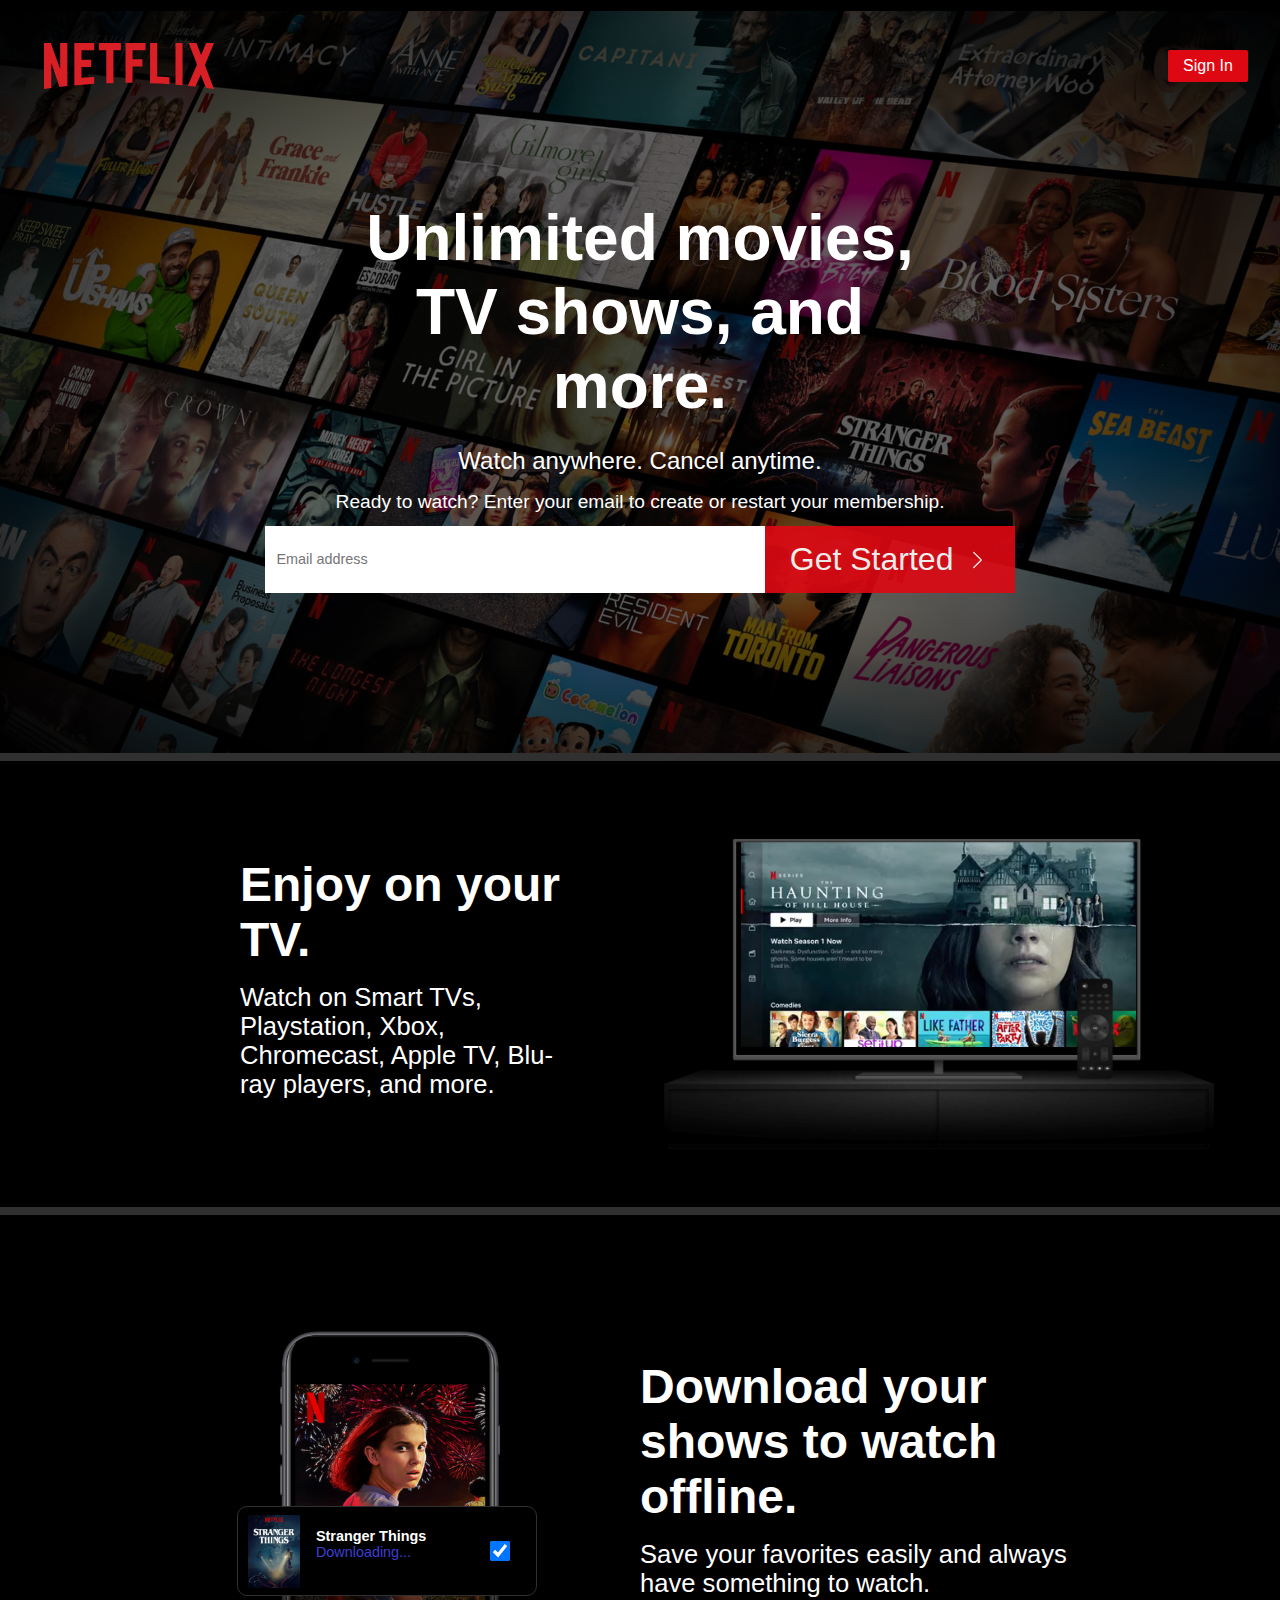
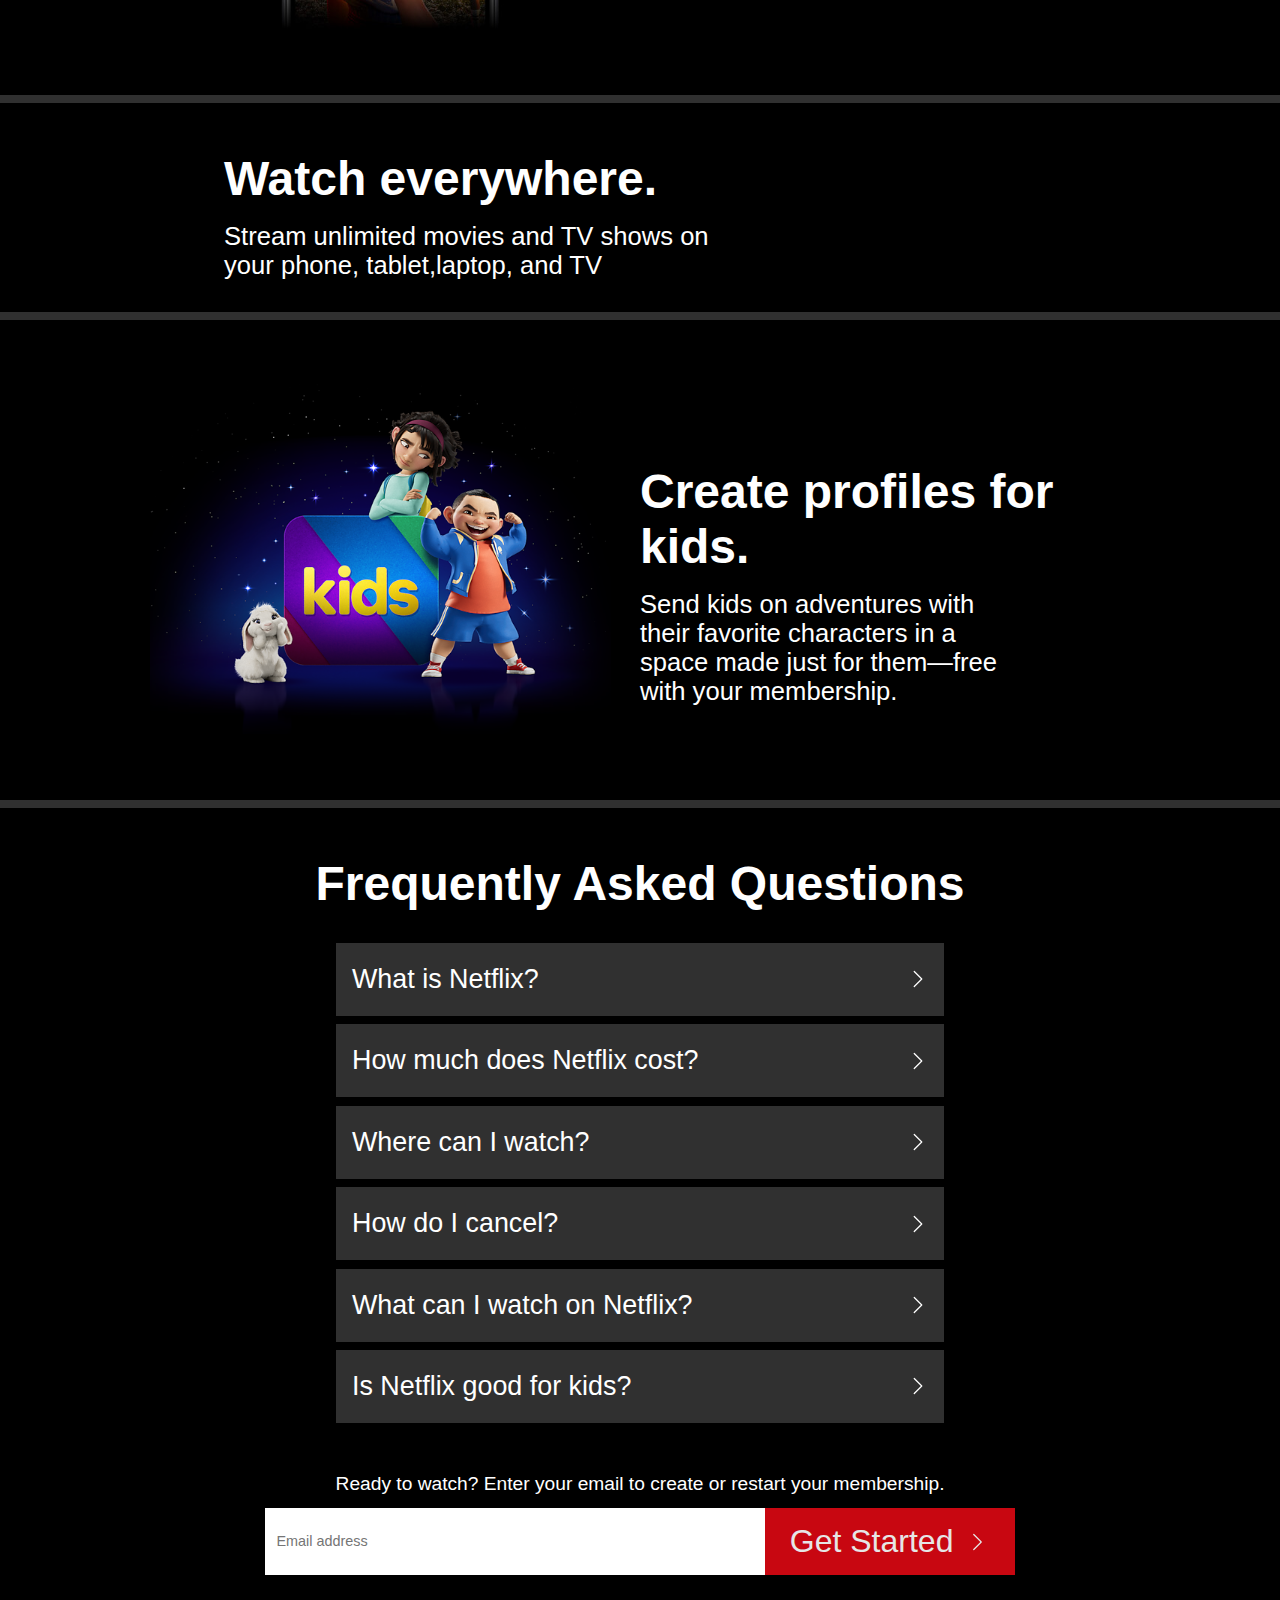
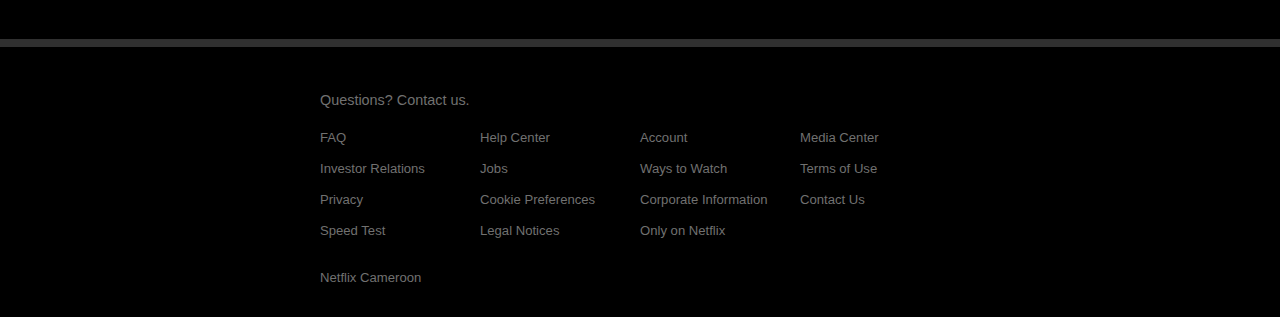
<file: index.html>
<!DOCTYPE html>
<html lang="en">
  <head>
    <meta charset="UTF-8" />
    <meta http-equiv="X-UA-Compatible" content="IE=edge" />
    <meta name="viewport" content="width=device-width, initial-scale=1.0" />
    <title>Document</title>
    <link rel="stylesheet" href="css/style.css" />
  </head>
  <body>
    <svg width="0" height="0" class="hidden">
      <symbol
        xmlns="http://www.w3.org/2000/svg"
        fill="currentColor"
        viewBox="0 0 16 16"
        id="chevron-down"
      >
        <path
          fill-rule="evenodd"
          d="M1.646 4.646a.5.5 0 0 1 .708 0L8 10.293l5.646-5.647a.5.5 0 0 1 .708.708l-6 6a.5.5 0 0 1-.708 0l-6-6a.5.5 0 0 1 0-.708z"
        ></path>
      </symbol>
      <symbol
        xmlns="http://www.w3.org/2000/svg"
        fill="currentColor"
        viewBox="0 0 16 16"
        id="chevron-right"
      >
        <path
          fill-rule="evenodd"
          d="M4.646 1.646a.5.5 0 0 1 .708 0l6 6a.5.5 0 0 1 0 .708l-6 6a.5.5 0 0 1-.708-.708L10.293 8 4.646 2.354a.5.5 0 0 1 0-.708z"
        ></path>
      </symbol>
      <symbol
        xmlns="http://www.w3.org/2000/svg"
        viewBox="0 0 1024 276.742"
        id="netflix"
      >
        <path
          d="M140.803 258.904c-15.404 2.705-31.079 3.516-47.294 5.676l-49.458-144.856v151.073c-15.404 1.621-29.457 3.783-44.051 5.945v-276.742h41.08l56.212 157.021v-157.021h43.511v258.904zm85.131-157.558c16.757 0 42.431-.811 57.835-.811v43.24c-19.189 0-41.619 0-57.835.811v64.322c25.405-1.621 50.809-3.785 76.482-4.596v41.617l-119.724 9.461v-255.39h119.724v43.241h-76.482v58.105zm237.284-58.104h-44.862v198.908c-14.594 0-29.188 0-43.239.539v-199.447h-44.862v-43.242h132.965l-.002 43.242zm70.266 55.132h59.187v43.24h-59.187v98.104h-42.433v-239.718h120.808v43.241h-78.375v55.133zm148.641 103.507c24.594.539 49.456 2.434 73.51 3.783v42.701c-38.646-2.434-77.293-4.863-116.75-5.676v-242.689h43.24v201.881zm109.994 49.457c13.783.812 28.377 1.623 42.43 3.242v-254.58h-42.43v251.338zm231.881-251.338l-54.863 131.615 54.863 145.127c-16.217-2.162-32.432-5.135-48.648-7.838l-31.078-79.994-31.617 73.51c-15.678-2.705-30.812-3.516-46.484-5.678l55.672-126.75-50.269-129.992h46.482l28.377 72.699 30.27-72.699h47.295z"
          fill="#d81f26"
        ></path>
      </symbol>
    </svg>

    <div class="content1">
      <div class="container">
        <div class="header">
          <img src="images/netflix.svg" class="icon header__logo" alt="" />
          <button class="button button__header"><a href="#">Sign In</a></button>
        </div>
        <div class="header__body">
          <h1 class="h1">Unlimited movies, TV shows, and more.</h1>
          <p class="paragraph first__para">Watch anywhere. Cancel anytime.</p>
          <p class="paragraph second__para">
            Ready to watch? Enter your email to create or restart your
            membership.
          </p>
        </div>
        <span class="form">
          <input type="text" class="input" placeholder="Email address" />
          <button class="button button--primary">
            <a href="#">Get Started</a
            ><svg class="icon icon--button">
              <use xlink:href="#chevron-right"></use>
            </svg>
          </button>
        </span>
      </div>
    </div>
    <div class="content2">
      <span class="container2">
        <h2 class="h2">Enjoy on your TV.</h2>
        <p class="paragraph third__para">
          Watch on Smart TVs, Playstation, Xbox, Chromecast, Apple TV, Blu-ray
          players, and more.
        </p>
      </span>
      <div class="tv">
        <img src="images/tv.png" class="image" alt="" />
        <video
          class="video"
          src="images/Netflix Cameroon - Watch TV Shows Online, Watch Movies Online.m4v"
          autoplay
          infinite
          loop
        ></video>
      </div>
    </div>
    <div class="content3">
      <div class="grid">
        <div class="element">
          <h2 class=" h2">Download your shows to watch offline.</h2>
          <p class="paragraph third__para">
            Save your favorites easily and always have something to watch.
          </p>
        </div>
        <div class="mobile element2">
          <img src="images/mobile-0819.jpg" class="things" alt="" />
          <div class="top">
            <img src="images/boxshot.png" class="image2" alt="" />
            <div class="box--content">
              <span class="P1">Stranger Things</span>
              <span class="P2">Downloading...</span>
            </div>
            <input type="checkbox" checked class="checkbox" />
          </div>
        </div>
      </div>
    </div>

    <div class="content4">
      <div class="para">
        <h2 class="h2">Watch everywhere.</h2>
        <p class="paragraph third__para" >
          Stream unlimited movies and TV shows on your phone, tablet,laptop, and
          TV
        </p>
      </div>
    </div>

    <div class="content3 ">
      <div class="grid">
        <div class="element">
          <h2 class="h2 ">Create profiles for kids.</h2>
          <p class="paragraph third__para heading__kid">
            Send kids on adventures with their favorite characters in a space made just for them—free with your membership.
        </div>
        <div class="mobile element2">
          <img src="images/kid.png" class="things" alt="" />  
        </div>
      </div>
    </div>

    <div class="question--block">
      <h2 class="questions">Frequently Asked Questions</h2>
      <div class="collapsible ">
        <div class="collapsible__header">
          <p class="questions__para">What is Netflix?</p>
            <svg class="icon icon--button collapsible__chevron">
              <use xlink:href="#chevron-down"></use>
            </svg>
        </div>
        <div class="collapsible__content">
          <p>Netflix is a streaming service that offers a wide variety of award-winning TV shows, movies, anime, documentaries, and more on thousands of internet-connected devices.</p>
          <p>You can watch as much as you want, whenever you want without a single commercial – all for one low monthly price. There's always something new to discover and new TV shows and movies are added every week!</p>
        </div>
      </div>


      <div class="collapsible ">
        <div class="collapsible__header">
          <p class="questions__para">How much does Netflix cost?</p>
            <svg class="icon icon--button collapsible__chevron">
              <use xlink:href="#chevron-down"></use>
            </svg>
        </div>
        <div class="collapsible__content">
          <p>Watch Netflix on your smartphone, tablet, Smart TV, laptop, or streaming device, all for one fixed monthly fee. Plans range from US$3.99 to US$11.99 a month. No extra costs, no contracts.</p>
        </div>
      </div>


      <div class="collapsible ">
        <div class="collapsible__header">
          <p class="questions__para">Where can I watch?</p>
            <svg class="icon icon--button collapsible__chevron">
              <use xlink:href="#chevron-down"></use>
            </svg>
        </div>
        <div class="collapsible__content">
          <p>Watch anywhere, anytime. Sign in with your Netflix account to watch instantly on the web at netflix.com from your personal computer or on any internet-connected device that offers the Netflix app, including smart TVs, smartphones, tablets, streaming media players and game consoles.
          </p>
          <p>You can also download your favorite shows with the iOS, Android, or Windows 10 app. Use downloads to watch while you're on the go and without an internet connection. Take Netflix with you anywhere.</p>
        </div>
      </div>
   


      <div class="collapsible ">
        <div class="collapsible__header">
          <p class="questions__para">How do I cancel?</p>
            <svg class="icon icon--button collapsible__chevron">
              <use xlink:href="#chevron-down"></use>
            </svg>
        </div>
        <div class="collapsible__content">
          <p>Netflix is flexible. There are no pesky contracts and no commitments. You can easily cancel your account online in two clicks. There are no cancellation fees – start or stop your account anytime.
          </p>
        </div>
      </div>


      <div class="collapsible ">
        <div class="collapsible__header">
          <p class="questions__para">What can I watch on Netflix?</p>
            <svg class="icon icon--button collapsible__chevron">
              <use xlink:href="#chevron-down"></use>
            </svg>
        </div>
        <div class="collapsible__content">
          <p>Netflix has an extensive library of feature films, documentaries, TV shows, anime, award-winning Netflix originals, and more. Watch as much as you want, anytime you want.
          </p>
        </div>
      </div>


      <div class="collapsible ">
        <div class="collapsible__header">
          <p class="questions__para">Is Netflix good for kids?</p>
            <svg class="icon icon--button collapsible__chevron">
              <use xlink:href="#chevron-down"></use>
            </svg>
        </div>
        <div class="collapsible__content">
          <p>The Netflix Kids experience is included in your membership to give parents control while kids enjoy family-friendly TV shows and movies in their own space.
          </p>
          <p>Kids profiles come with PIN-protected parental controls that let you restrict the maturity rating of content kids can watch and block specific titles you don’t want kids to see.</p>
        </div>
      </div>


      <div class="email--button">
        <p class="paragraph second__para">
          Ready to watch? Enter your email to create or restart your
          membership.
        </p>
      <span class="form email ">
        <input type="text" class="input" placeholder="Email address" />
        <button class="button button--primary">
          <a href="#">Get Started</a
          ><svg class="icon icon--button">
            <use xlink:href="#chevron-right"></use>
          </svg>
        </button>
      </span>
      </div>
    </div>
    
     <div class="footer">
        <a class="a footer__head" href="#">Questions? Contact us.</a>
        <div class="links">
          <a class="a" href="#">FAQ</a>
          <a class="a" href="#"> Help Center</a>
          <a class="a" href="#">Account</a>
          <a class="a" href="#">Media Center</a>
          <a class="a" href="#">Investor Relations</a>
          <a class="a" href="#">Jobs</a>
          <a class="a" href="#">Ways to Watch</a>
          <a class="a" href="">Terms of Use</a>
          <a class="a" href="#">Privacy</a>
          <a class="a" href="#">Cookie Preferences</a>
          <a class="a" href="#">Corporate Information</a>
          <a class="a" href="#">Contact Us</a>
          <a class="a" href="#">Speed Test</a>
          <a class="a" href="#">Legal Notices</a>
          <a class="a" href="#">Only on Netflix</a>
        </div>
        <span >Netflix Cameroon</span>
     </div>
    </body>
    <script src="images/js/main.js"></script>
  </body>
</html>
</file>
<file: css/style.css>
:root {
  --color-button: #de0813;
  --color-heading: #ffff;
  --color-placeholder: #4b5e7c;
  --border-radius: 2px;
  --color-body: #fff;
  --color-background: #000;
  --questions-background: rgb(48, 48, 48);
  --border-bottom: 8px solid var(--questions-background);
}
* {
  margin: 0;
  padding: 0;
  box-sizing: border-box;
}
body {
  font-family: Arial, Helvetica, sans-serif;
  font-size: 62.5%;
  background: black;
  color: var(--color-body);
}
a {
  text-decoration: none;
  color: inherit;
}
::placeholder {
  font-size: 0.9rem;
}
/* first block start*/
.content1 {
  max-width: 100%;
  max-height: 100%;
  background: url(../images/large.jpg);
  background-size: cover;
  background-repeat: no-repeat;
  background-clip: border-box;
}
.container {
  background: radial-gradient(rgb(0, 0, 0, 0.5) 50%, rgb(0, 0, 0) 100%);
  border-bottom: var(--border-bottom);
}
.form {
  display: flex;
  flex-direction: column;
  gap: 1px;
  align-items: center;
}
.input {
  width: 430px;
  padding: 0.6rem 0.5rem;
  margin-bottom: 0.8rem;
  outline: 0;
  height: 48px;
}

.button {
  background: var(--color-button);
  color: var(--color-heading);
  font-size: 1rem;
  border: none;
  border-radius: var(--border-radius);
}
.button--primary {
  height: 40px;
  padding: 0.4rem 0.2rem;
  margin-bottom: 4.5rem;
  width: 120px;
  opacity: 0.9;
}
.button--primary:hover {
  background: var(--color-button);
  opacity: 1;
}
.button__header {
  padding: 0 0.5rem;
  height: 1.6rem;
  width: 3.8rem;
  font-size: 0.86rem;
}
.icon--button {
  width: 10px;
  height: 10px;
  color: #fff;
  margin-left: 0.2rem;
}
.header {
  font-family: Arial, Helvetica, sans-serif;
  display: flex;
  justify-content: space-between;
  align-items: center;
  padding: 0 2rem;
  margin-left: 1.2em;
}

.header__logo {
  width: 90px;
  height: 100px;
}
.h1,
.paragraph,
h2 {
  color: var(--color-body);
  text-align: center;
}
.h1 {
  margin-top: 3.7rem;
  font-size: 1.8rem;
}
.paragraph {
  font-size: 1.12rem;
}
.first__para {
  margin-top: 1.5rem;
}
.second__para {
  margin: 0 4rem;
  margin-top: 1rem;
  margin-bottom: 0.8rem;
}
@media screen and (min-width: 768px) {
  .h1 {
    font-size: 4rem;
    margin-left: 20rem;
    margin-right: 20rem;
    margin-top: 5rem;
  }
  .header__logo {
    width: 170px;
    height: 110px;
  }
  .button__header {
    width: 5rem;
    height: 2rem;
    font-size: 1rem;
  }
  .form {
    flex-direction: row;
    justify-content: center;
    border-radius: 2px;
    overflow: hidden;
    margin-bottom: 10rem;
  }
  .button--primary,
  .input {
    height: 4.2rem;
    margin-bottom: 0;
    border-radius: 0;
    border: none;
  }
  .input {
    width: 500px;
    padding-left: 0.7rem;
  }
  .button--primary {
    width: 250px;
    margin-left: -0.1rem;
    font-size: 2rem;
  }
  .icon--button {
    width: 25px;
    height: 20px;
    margin-left: 0.7rem;
  }
  .first__para {
    font-size: 1.5rem;
  }
  .second__para {
    font-size: 1.2rem;
  }
}
/* First block end */

/*Second block start*/
.content2 {
  background: var(--color-background);
  padding-bottom: 6rem;
  border-bottom: var(--border-bottom);
}
.h2 {
  padding-top: 3rem;
  font-size: 1.7rem;
  margin-bottom: 1rem;
}
.third__para {
  margin: 0 1.3rem;
}
.tv {
  display: flex;
  justify-content: center;
}
.image {
  width: 460px;
  height: 340px;
  position: absolute;
}
.video {
  align-self: center;
  width: 340px;
  height: 320px;
}
@media screen and (min-width: 768px) {
  .content2 {
    display: flex;
    padding: 0 9rem;
    padding-bottom: 6rem;
  }
  .container2 {
    display: flex;
    flex-direction: column;
    margin-right: 9rem;
    margin-top: 3rem;
    padding-left: 6rem;
    padding-right: 0;
    width: 600px;
  }
  .h2,
  .third__para {
    text-align: left;
  }
  .third__para {
    margin: 0;
    margin-right: 1rem;
    font-size: 1.6rem;
  }
  .h2 {
    font-size: 3rem;
  }
  .image {
    width: 550px;
    height: 390px;
  }
  .video {
    width: 395px;
    height: 350px;
  }
}
/* second block end */

/* third block start */

.things {
  width: 450px;
  height: 340px;
  position: relative;
  left: 5%;
}
.grid {
  display: grid;
}
.fourth__para {
  margin: 0 1.3rem;
}
.mobile {
  position: relative;
}
.top {
  display: flex;
  margin-left: 4.8rem;
  width: 270px;
  height: 70px;
  border-radius: 10px;
  border: 3px solid var(--questions-background);
  background: var(--color-background);
  top: 72%;
  left: 8%;
  position: absolute;
}
.image2 {
  margin-top: 8px;
  margin-left: 10px;
  height: 50px;
}
.box--content {
  margin-top: 1rem;
  margin-left: 1rem;
  display: flex;
  flex-direction: column;
}
.P1,
.P2 {
  color: var(--color-body);
}
.P1 {
  font-weight: bold;
  font-size: 1rem;
}
.P2 {
  font-size: 0.7rem;
  color: rgb(62, 62, 213);
}
.checkbox {
  margin-left: 3rem;
}
.grid {
  padding-bottom: 4rem;
}
.content3 {
  border-bottom: var(--border-bottom);
}
.content4 {
  border-bottom: var(--border-bottom);
  padding-bottom: 2rem;
}

@media screen and (min-width: 768px) {
  .grid {
    grid-template-columns: repeat(2, 1fr);
    margin: 0 6rem;
  }
  .element:nth-of-type(1) {
    order: 2;
  }
  .things {
    width: 480px;
    height: 350px;
    position: relative;
    margin-top: 4rem;
    left: 10%;
  }
  .top {
    display: flex;
    margin-left: 5.4rem;
    width: 300px;
    height: 90px;
    border-radius: 10px;
    border: 1px solid var(--questions-background);
    background: var(--color-background);
    top: 70%;
    left: 10%;
    position: absolute;
  }
  .box--content {
    margin-top: 1.3rem;
    margin-left: 1rem;
    margin-right: -1rem;
    display: flex;
    flex-direction: column;
  }
  .P1 {
    font-weight: bold;
    font-size: 0.8rem;
  }
  .checkbox {
    margin-left: 0.2rem;
  }
  .element {
    padding-top: 2rem;
    margin-top: 4rem;
    padding-right: 6rem;
  }
  .image2 {
    height: 73px;
  }
  .P1 {
    font-size: 0.9rem;
  }
  .P2 {
    font-size: 0.9rem;
  }
  .h2__special {
    margin-bottom: 1rem;
    font-size: 2.5rem;
    margin-right: 4.4rem;
  }
  .checkbox {
    margin-left: 5rem;
    width: 20px;
  }
  .para {
    width: 520px;
    margin-left: 14rem;
    padding-right: 1rem;
  }
  .content4 {
    display: flex;
    padding-right: 1rem;
    border-bottom: var(--border-bottom);
  }
  .heading__kid {
    padding-right: 3rem;
  }
}

/* Collapsibles */
.collapsible {
  background: var(--questions-background);
  justify-content: center;
  margin-bottom: 0.4rem;
}
.questions {
  margin-top: 2rem;
  margin-bottom: 1rem;
  font-size: 1.5rem;
}
.collapsible__header {
  display: flex;
  justify-content: space-between;
  font-size: 1.2rem;
  padding: 0 1rem;
  align-items: center;
  height: 50px;
  overflow: hidden;
  border-bottom: 2px solid var(--color-background);
}

.collapsible__chevron {
  height: 30px;
  width: 20px;
  transform: rotate(-90deg);
  transition: 0.3s;
}
.collapsible__content {
  display: grid;
  grid-template-rows: repeat(2, 1fr);
  background: var(--questions-background);
  font-size: 1.2rem;
  max-height: 0;
  overflow: hidden;
  transition: max-height 0.1s;
}
.collapsible--expanded .collapsible__chevron {
  transform: rotate(0);
}
.collapsible--expanded .collapsible__content {
  max-height: 100vh;
  padding: 1rem;
}
.question--block {
  border-bottom: var(--border-bottom);
}
@media screen and (min-width: 768px) {
  .questions {
    margin-top: 3rem;
    margin-bottom: 2rem;
    font-size: 3rem;
  }
  .collapsible {
    margin: 0 21rem;
    margin-bottom: 0.4rem;
  }
  .collapsible__header {
    height: 75px;
    font-size: 1.68rem;
  }
  .collapsible__content {
    font-size: 1.68rem;
  }
  .email--button {
    margin-top: 3rem;
  }
  .email {
    margin-bottom: 4rem;
  }
}

/* Footer */
.footer {
  color: rgb(113, 113, 112);
  font-size: 0.82rem;
  margin: 2rem;
  margin-bottom: 2rem;
}
.a {
  display: block;
}
.a:hover {
  text-decoration: underline;
}
.links {
  display: grid;
  grid-template-rows: repeat(5, 1fr);
  grid-template-columns: repeat(3, 1fr);
  gap: 0.4rem 1.338rem;
  margin-bottom: 2rem;
}
.footer__head {
  margin-top: 2.8rem;
  margin-bottom: 1.4rem;
  font-size: 0.9rem;
}
@media screen and (min-width: 768px) {
  .links {
    grid-template-rows: repeat(4, 1fr);
    grid-template-columns: repeat(4, 1fr);
    gap: 1rem 0;
    margin-bottom: 2rem;
  }
  .footer {
    margin: 2rem 20rem;
  }
}
</file>
